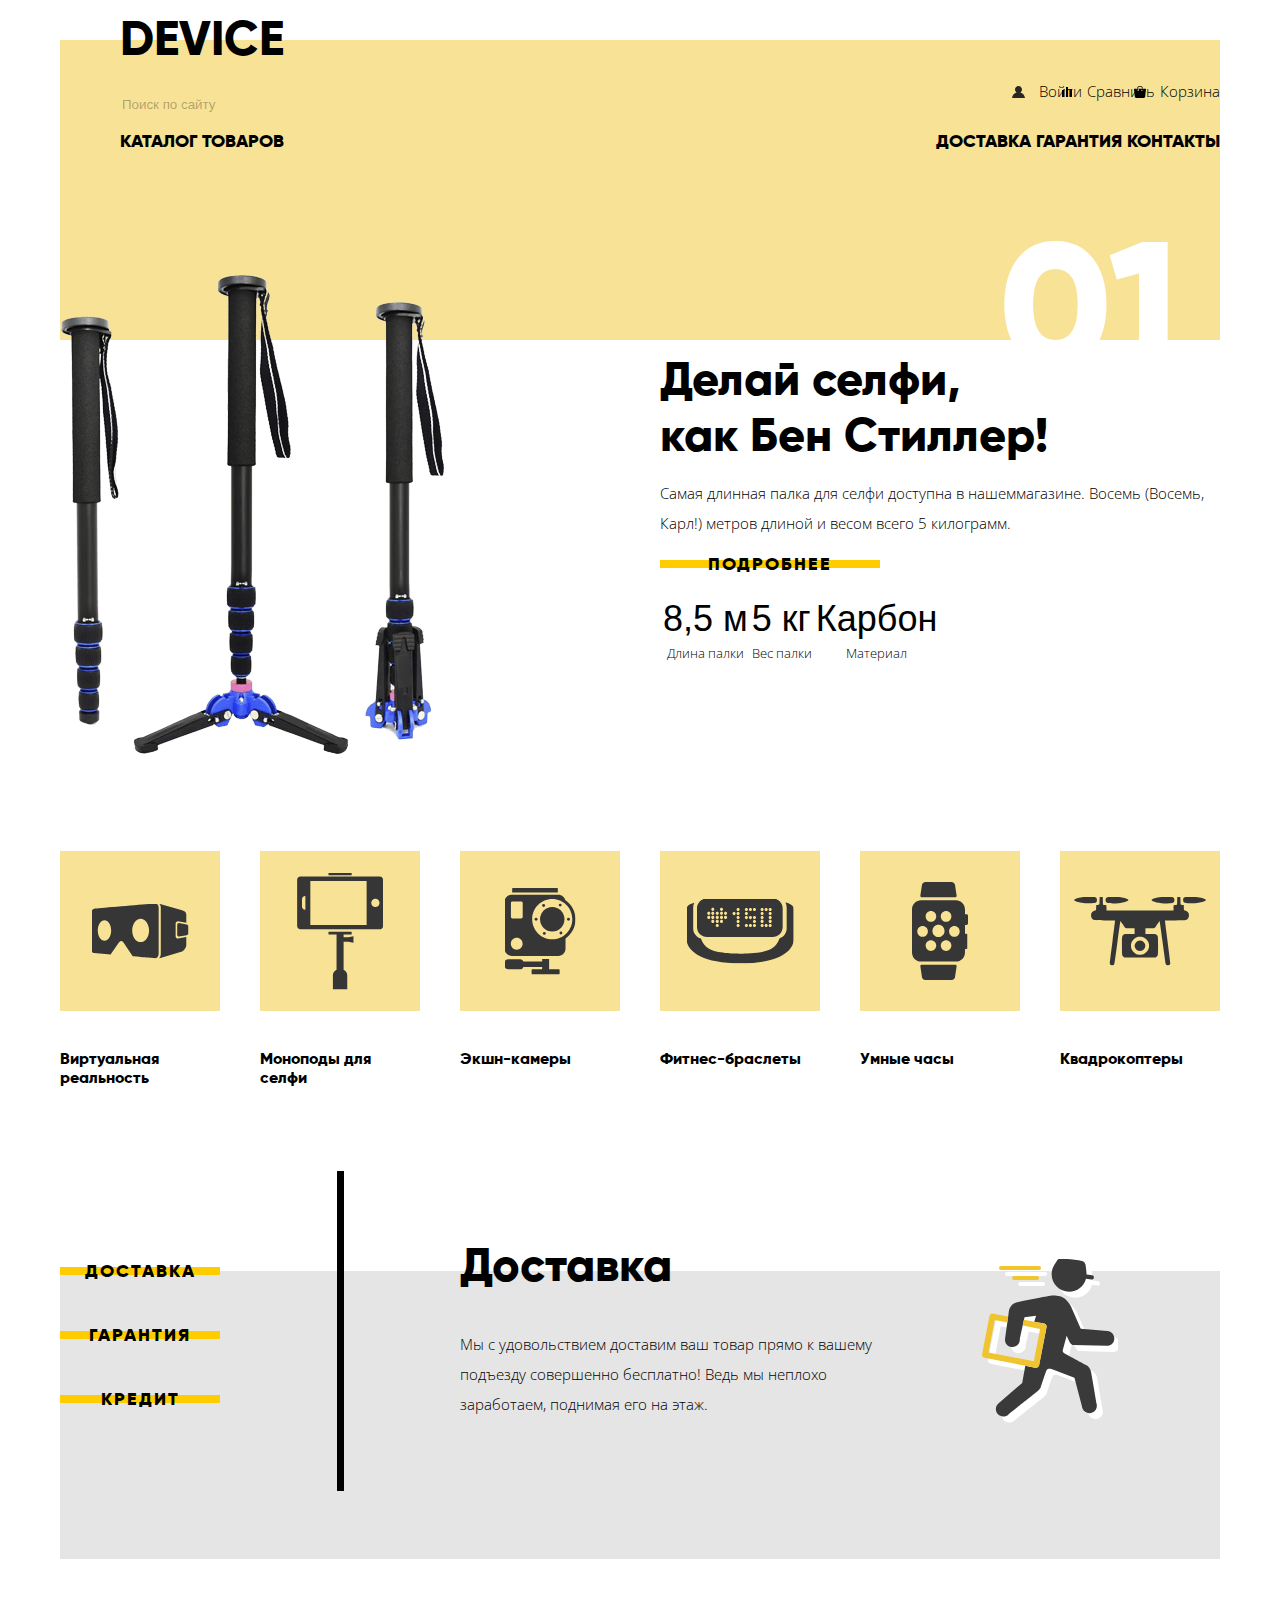
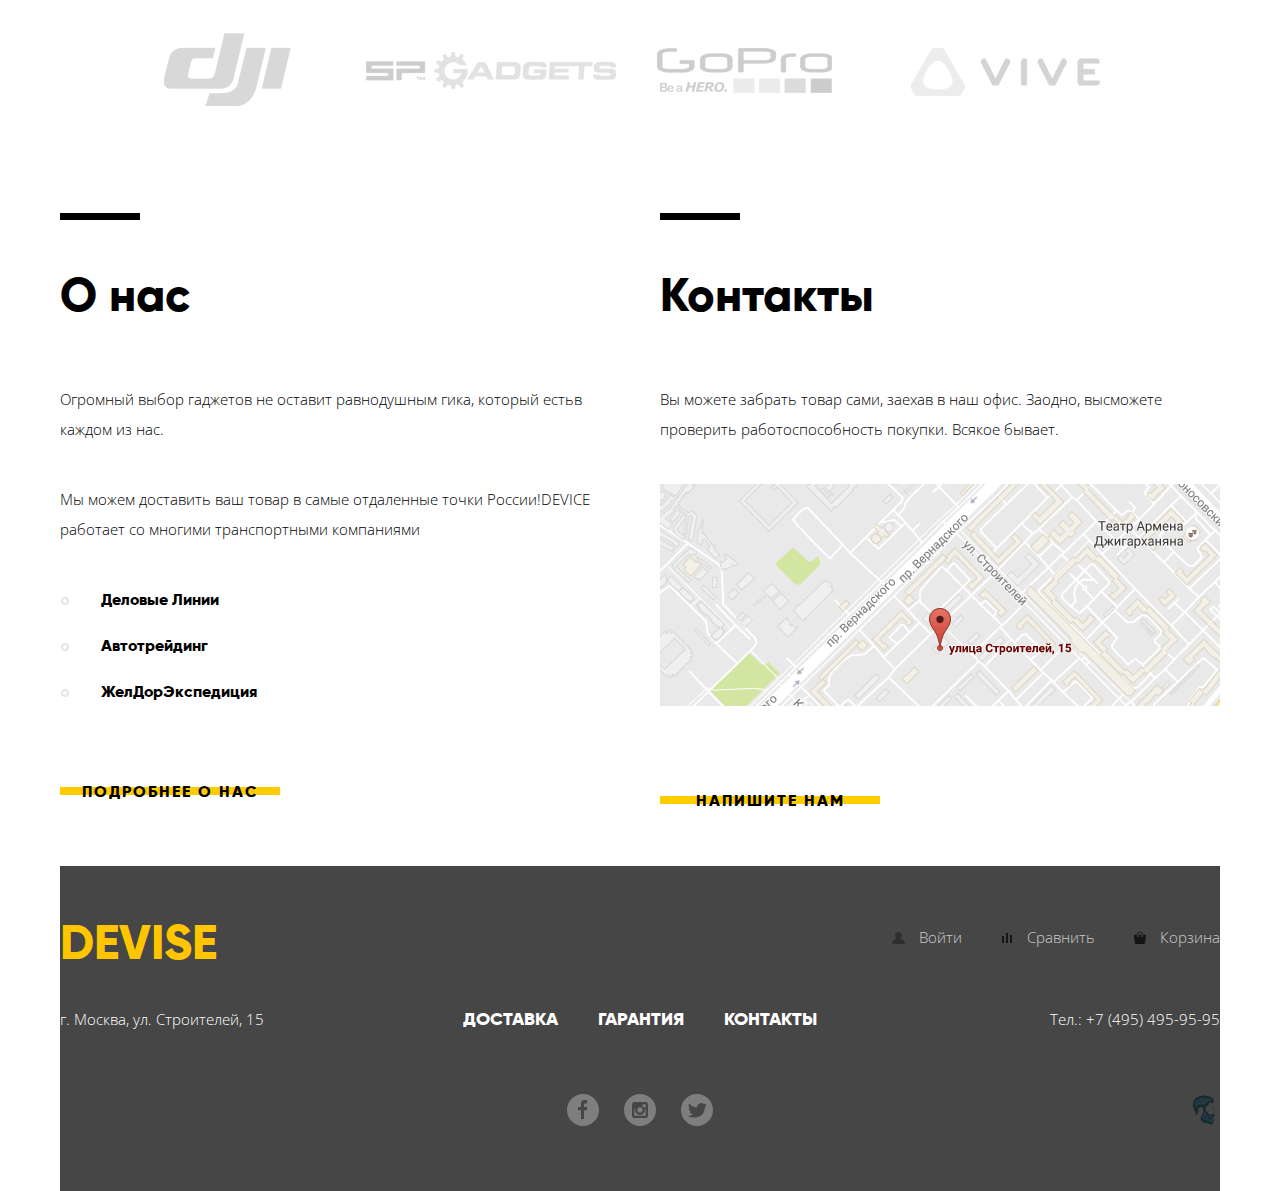
<file: index.html>
<!DOCTYPE html>
<html lang="ru">
<head>
  <meta charset="UTF-8">
  <title>Devise</title>
  <link href="https://fonts.googleapis.com/css?family=Open+Sans:300&display=swap&subset=cyrillic" rel="stylesheet">
  <link rel="stylesheet" type="text/css" href="style.css">
</head>
<body>
  <div style="background-color: #f7e296; width: 1160px; height: 300px; position: absolute; z-index: -1; top: 40px;"></div>
  <!-- что это?) если фон, то лучше его сделать через ::before -->
  <header>
    <h1 id="logo"><a class="logo" href="#">Device</a></h1>
    <!-- id не нужно, сам лого не по БЭМ -->
    <nav class="header-navigation">
      <h2 class="hidden">Навигация</h2>
      <section class="header-navigation__user">
        <h3 class="hidden">Пользотельская навигация</h3>
        <form class="search-form" action="#">
            <input class="search__input"
                   type="search"
                   placeholder="Поиск по сайту"><!--
            --><input class="search__button"
                   type="submit"
                   value="Найти">
        </form>
        <ul class="header-navigation__user-list">
          <li class="header-navigation__user-item        
                     header-navigation__user-item__login">
            <!-- здесь и далее ошибка) не может быть двух элементов в одном. используй миксы https://ru.bem.info/methodology/key-concepts/#Миксы -->
            <a href="#">Войти</a>
            <!-- header-navigation__link -->
          </li>
          <li class="header-navigation__user-item        
                     header-navigation__user-item__compare">
            <a href="#">Сравнить</a>
          </li>
          <li class="header-navigation__user-item        
                     header-navigation__user-item__cart">
            <a href="#">Корзина</a>
          </li>
        </ul>
      </section>
      <section class="header-navigation__site">
        <h3 class="hidden">Навигация по сайту</h3>
        <ul class="header-navigation__site__goods-list">
          <li class="header-navigation__goods-item
                      header-navigation__goods-item__catalog">
            <a href="#">Каталог товаров</a>
            <ul class="header-navigation__catalog-list">
              <div class="catalog-item_column">
                <li class="header-navigation__catalog-item">
                  <a href="#">Виртуальная реальность</a>
                </li>
                <li class="header-navigation__catalog-item">
                  <a href="#">Моноподы для селфи</a>
                </li>
                <li class="header-navigation__catalog-item">
                  <a href="#">Экшн-камеры</a>
                </li>
              </div><!--
              --><div class="catalog-item_column">
                <li class="header-navigation__catalog-item">
                  <a href="#">Фитнес-браслеты</a>
                </li>
                <li class="header-navigation__catalog-item">
                  <a href="#">Умные часы</a>
                </li>
              </div><!--
              -->
              <!-- а эти комменты случайность?) -->
              <div class="catalog-item_column">
                <li class="header-navigation__catalog-item">
                  <a href="#">Квадрокоптеры</a>
                </li>
              </div>
            </ul>
          </li>
        </ul>
        <ul class="header-navigation__site__services-list">
          <li class="header-navigation__services-item
                      header-navigation__services-item__delivery">
            <a href="#">Доставка</a>
          </li>
          <li class="header-navigation__services-item
                      header-navigation__services-item__warranty">
            <a href="#">Гарантия</a>
          </li>
          <li class="header-navigation__services-item
                      header-navigation__services-item__contacts">
            <a href="#">Контакты</a>
          </li>
        </ul>
      </section>
    </nav>
  </header>
  <main>
    <div class="slider-promo">
      <h2 class="hidden">Лучшие товары</h2>
      <!--<input type="radio" name="slide-number" value="1" id="slide-1" checked>
      <input type="radio" name="slide-number" value="2" id="slide-2">
      <input type="radio" name="slide-number" value="3" id="slide-3">-->
      <article class="slider-promo__good 
                      slider-promo__good-1">

          <h3 class="good__number"><span class="hidden">Товар</span>01</h3>
          <!-- а где объявляется блок good? -->
        <div class="column column-left">
          <section class="slider-promo__good__image">
            <h4 class="hidden">Изображение товара</h4>
            <a href="#"><img src="img/slider/slider-1.png" alt="#"></a>
          </section>
        </div>
        <div class="column column-right">
          <section class="slider-promo__good__description">
            <h4 class="hidden">Описание товара</h4>
            <b>Делай селфи,<br>
              как Бен Стиллер!</b>
            <p>Самая длинная палка для селфи доступна в нашеммагазине. 
              Восемь (Восемь, Карл!) метров длиной и весом всего 5 килограмм.</p>
            <a class="button" href="#">Подробнее</a>
            <table class="slider-promo__good__feature">
              <caption class="hidden">Характеристики</caption>
              <!-- в проде ни разу не видел caption -->
              <tr>
              <!-- классы -->
                <td>8,5 м</td>
                <td>5 кг</td>
                <td>Карбон</td>
              </tr>
              <tr>
                <th>Длина палки</th>
                <th>Вес палки</th>
                <th>Материал</th>
              </tr>
            </table>
          </section>
        </div>
      </article>
      <article class="slider-promo__good 
                      slider-promo__good-2">
        <!-- испльзуй модификаторы -->
        <h3 class="good__number"><span class="hidden">Товар</span>02</h3>
        <div class="column column-left">
          <section class="slider-promo__good__image">
            <h4 class="hidden">Изображение товара</h4>
            <a href="#"><img src="img/slider/slider-2.png" alt="#"></a>
          </section>
        </div>
        <section class="slider-promo__good__description">
          <h4 class="hidden">Описание товара</h4>
          <b>Худеем
            правильно!</b>
          <p>Мотивирующие фитнес-браслеты помогут найти в себесилы
            не пропускать занятия и соблюдать диету.</p>
          <a class="button" href="#">Подробнее</a>
          <p class="slider-promo__good__feature">
            <b>48 часов</b><br>
            <!-- лучше тут в спан и жирность через стили -->
            <span>Без подзарядки</span>
          </p>
        </section>
      </article>
      <article class="slider-promo__good 
                      slider-promo__good-3">
        <h3 class="good__number"><span class="hidden">Товар</span>03</h3>
        <div class="colum-left">
          <section class="slider-promo__good__image">
            <h4 class="hidden">Изображение товара</h4>
            <a href="#"><img src="img/slider/slider-3.png" alt="#"></a>
          </section>
        </div>
        <div class="column column-right">
          <section class="slider-promo__good__description">
            <h4 class="hidden">Описание товара</h4>
            <b>Порхает как бабочка,
              жалит как пчела!</b>
            <p>Этот обычный, на первый взгляд, квадрокоптер оснащен
              мощным лазером, замаскированным под стандартную камеру</p>
            <a class="button" href="#">Подробнее</a>
            <table class="slider-promo__good__feature">
              <caption class="hidden">Характеристики</caption>
              <tr>
                <td>800 м</td>
                <td>50 м</td>
              </tr>
              <tr>
                <th>Дальность полёта</th>
                <th>Радиус поражения</th>
              </tr>
            </table>
          </section>
        </div>
      </article>
      <!-- 100% тут блоки надо немного иначе расположить, чтобы работало как надо, но это я пока для наглядности так поставил. Потом бы разобрался) -->
    </div>
    <section class="catalog-categories">
      <h2 class="hidden">Категории товаров</h2>
      <ul class="catalog-categories__list">
        <li class="catalog-categories__item">
          <a href="#">
            <figure>
              <div class="item-img_bg-color"><img src="img/icons/categories/1_virtual-reality.svg" alt="#"></div>
              <!-- тут div не нужен -->
              <figcaption class="item__name">Виртуальная реальность</figcaption>
            </figure>
          </a>
        </li>
        <li class="catalog-categories__item">
          <a href="#">
            <figure>
              <div class="item-img_bg-color"><img src="img/icons/categories/2_monopods.svg" alt="#"></div>
              <figcaption class="item__name">Моноподы для селфи</figcaption>
            </figure>
          </a>
        </li>
        <li class="catalog-categories__item">
          <a href="#">
            <figure>
              <div class="item-img_bg-color"><img src="img/icons/categories/3_cameras.svg" alt="#"></div>
              <figcaption class="item__name">Экшн-камеры</figcaption>
            </figure>
          </a>
        </li>
        <li class="catalog-categories__item">
          <a href="#">
            <figure>
              <div class="item-img_bg-color"><img src="img/icons/categories/4_fitness-bracelet.svg" alt="#"></div>
              <figcaption class="item__name">Фитнес-браслеты</figcaption>
            </figure>
          </a>
        </li>
        <li class="catalog-categories__item">
          <a href="#">
            <figure>
              <div class="item-img_bg-color"><img src="img/icons/categories/5_watches.svg" alt="#"></div>
              <figcaption class="item__name">Умные часы</figcaption>
            </figure>
          </a>
        </li>
        <li class="catalog-categories__item">
          <a href="#">
            <figure>
              <div class="item-img_bg-color"><img src="img/icons/categories/6_quadrocopters.svg" alt="#"></div>
              <figcaption class="item__name">Квадрокоптеры</figcaption>
            </figure>
          </a>
        </li>
      </ul>
      <!-- Тут надо немного со структурой понять, чтобы оформлять это было удобно, т.к. ссылкой должнна быть и надпись, и картинка, а у картинки есть фон, а сама она полупрозрачная -->
    </section>
    <section class="services">
      <h2 class="hidden">Услуги</h2>
      <div class="column-left">
        <ul class="services__list">
          <li class="services__item"><button class="button" focus>Доставка</button></li>
          <li class="services__item"><button class="button">Гарантия</button></li>
          <li class="services__item"><button class="button">Кредит</button></li>
        </ul>
      </div>
      <div class="column-right">
        <section class="services__description
                        services__description__delivery">
          <h3>Доставка</h3>
          <p>Мы с удовольствием доставим ваш товар прямо к вашему подъезду совершенно бесплатно! Ведь мы неплохо заработаем, поднимая его на этаж.</p>
        </section>
        <section class="services__description
                        services__description__warranty">
          <h3>Гарантия</h3>
          <p>Если из-за возгорания купленного у нас товара у вас сгорит дом — не переживайте, мы выдадим вам новый. 
          Товар, не дом, конечно же.</p>
        </section>
        <section class="services__description
                        services__description__credit">
          <h3>Кредит</h3>
          <p>Залезть в долговую яму стало проще! Кредитные консультанты подберут для вас наиболее выгодные условия кредита. Выгодные для нашего банка, разумеется.</p>
        </section>
      </div>
      <div class="bg-color-services"></div>
      <!-- опять же begore -->
    </section>
    <section class="brands">
      <h2 class="hidden">Бренды</h2>
      <ul class="brands__list">
        <li class="brands__item"><img src="img/parthers/dji-_1.png" alt="DJi"></li><!--
        --><li class="brands__item"><img src="img/parthers/sp-ggts_2.png" alt="SPGadgets"></li><!--
        --><li class="brands__item"><img src="img/parthers/go-pro_3.png" alt="GoPro"></li><!--
        --><li class="brands__item"><img src="img/parthers/vive_4.png" alt="Vive"></li>
      </ul>
    </section>
    <div class="main-container">
    <!-- main-container? -->
        <section class="about-us column colum-left">
        <!-- about-us--left проще тогда модификаторы использовать -->
          <h3>О нас</h3>
            <p>Огромный выбор гаджетов не оставит равнодушным гика, который естьв каждом из нас.</p>
            <p>Мы можем доставить ваш товар в самые отдаленные точки России!DEVICE работает со многими
            транспортными
            компаниями</p>
          <ul class="about-us__partners-delivery">
            <!-- тут можно было просто about-us__list -->
            <li>Деловые Линии</li>
            <li>Автотрейдинг</li>
            <li>ЖелДорЭкспедиция</li>
          </ul>
          <a class="button" href="#">Подробнее о нас</a>
        </section>
        <section class="contacts column column-right">
          <h3>Контакты</h3>
            <p>Вы можете забрать товар сами, заехав в наш офис. Заодно, высможете проверить работоспособность
            покупки.
            Всякое бывает.</p>
          <img src="img/map.png" alt="г. Москва, ул. Строителей, 15">
          <a class="button" href="#">Напишите нам</a>
        </section>
    </div>
  </main>
  <footer>
    <div class="container footer-navigation">
      <section class="footer-navigation__user">
        <h3 class="hidden">Нижняя навигация пользователя</h3>
        <a href="#logo"><b class="logo">Devise</b></a>
        <!-- b? да ещё и с классом. просто класс на a и жирность через стили -->
        <ul class="footer-navigation__user-list">
          <li class="footer-navigation__user-item
                     footer-navigation__user-item__login">
            <a href="#">Войти</a>
          </li><!--
          --><li class="footer-navigation__user-item 
                     footer-navigation__user-item__compare">
            <a href="#">Сравнить</a>
          </li><!--
          --><li class="footer-navigation__user-item
                     footer-navigation__user-item__cart">
            <a href="#">Корзина</a>
          </li>
        </ul>
      </section>
      <section class="footer-navigation__site">
        <h3 class="hidden">Нижная новигация по сайту</h3>
        <p>г. Москва, ул. Строителей, 15</p>
        <ul class="footer-navigation__site-list">
          <!-- почему именно site? -->
            <li class="footer-navigation__site-item"><a href="#">Доставка</a></li><!--
            --><li class="footer-navigation__site-item"><a href="#">Гарантия</a></li><!--
            --><li class="footer-navigation__site-item"><a href="#">Контакты</a></li>
        </ul>
        <p class="footer-navigation__phone">Тел.: +7 (495) 495-95-95</p>
      </section>
      <section class="social">
        <h3 class="hidden">Социальные сети и вебстудия</h3>
        <ul class="social__list">
          <li class="social__item">
            <a class="social__link social__link_fb" href="#" aria-label="Facebook"></a>
          </li><!--
          --><li class="social__item">
            <a class="social__link social__link_inst" href="#" aria-label="Instagram"></a>
          </li><!--
          --><li class="social__item">
            <a class="social__link social__link_twtr" href="#" aria-label="Twitter"></a>
          </li>
        </ul>
        <a class="social__studio" href="https://vk.com/azarte" aria-label="Логотип сайтодела"></a>
      </section>
    </div>
  </footer>
</body>
</html>
</file>
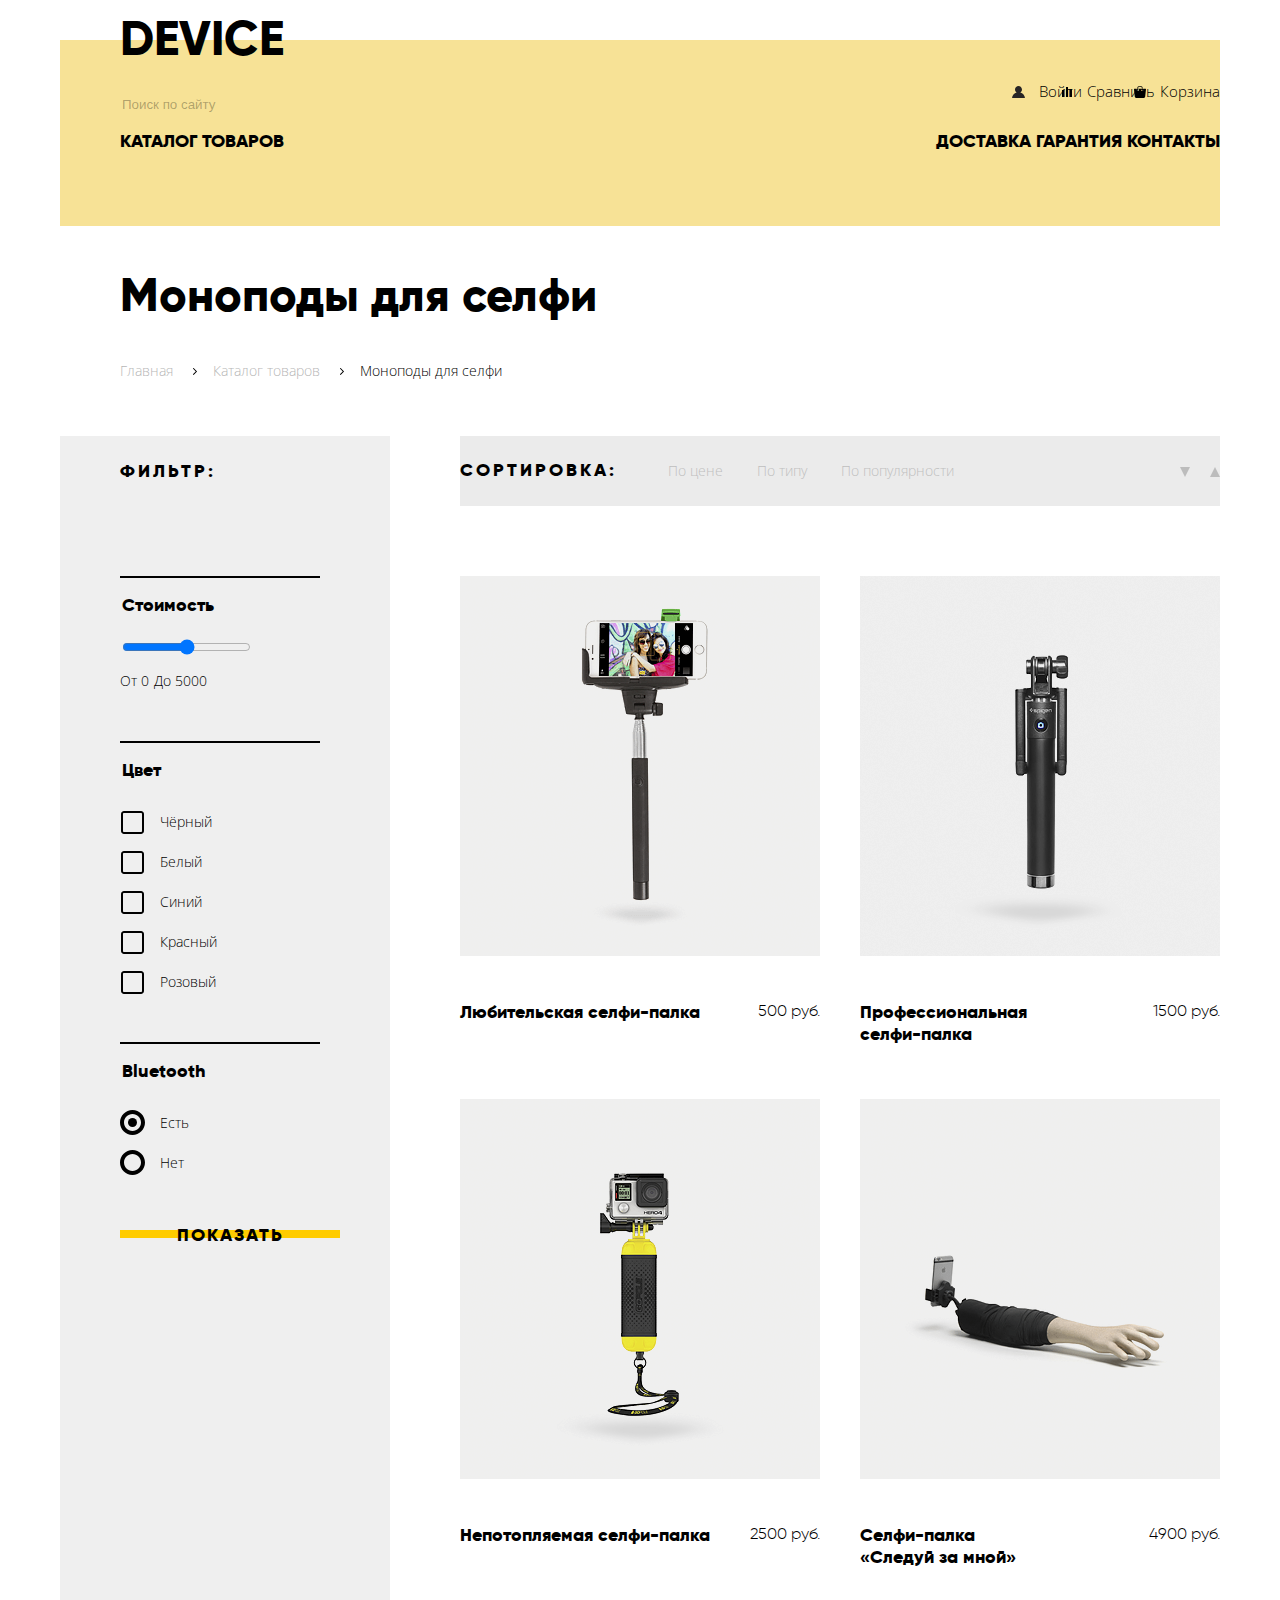
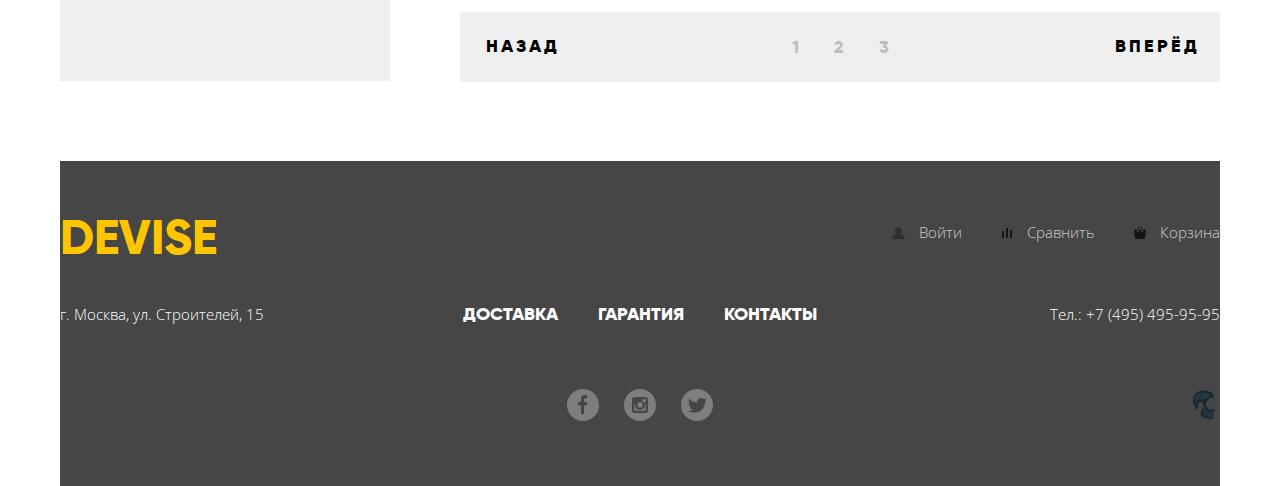
<file: catalog.html>
<!DOCTYPE html>
<html lang="ru">
<head>
  <meta charset="UTF-8">
  <title>Devise</title>
  <link href="https://fonts.googleapis.com/css?family=Open+Sans:300&display=swap&subset=cyrillic" rel="stylesheet">
  <link rel="stylesheet" type="text/css" href="style.css">
</head>
<body>
  <header>
    <h1 id="logo"><a class="logo" href="#">Device</a></h1>
    <nav class="header-navigation">
      <h2 class="hidden">Навигация</h2>
      <section class="header-navigation__user">
        <h3 class="hidden">Пользотельская навигация</h3>
        <form class="search-form" action="#">
            <input class="search__input"
                   type="search"
                   placeholder="Поиск по сайту"><!--
            --><input class="search__button"
                   type="submit"
                   value="Найти">
        </form>
        <ul class="header-navigation__user-list">
          <li class="header-navigation__user-item        
                     header-navigation__user-item__login">
            <a href="#">Войти</a>
          </li>
          <li class="header-navigation__user-item        
                     header-navigation__user-item__compare">
            <a href="#">Сравнить</a>
          </li>
          <li class="header-navigation__user-item        
                     header-navigation__user-item__cart">
            <a href="#">Корзина</a>
          </li>
        </ul>
      </section>
      <section class="header-navigation__site">
        <h3 class="hidden">Навигация по сайту</h3>
        <ul class="header-navigation__site__goods-list">
          <li class="header-navigation__goods-item
                      header-navigation__goods-item__catalog">
            <a href="#">Каталог товаров</a>
            <ul class="header-navigation__catalog-list">
              <div class="catalog-item_column">
                <li class="header-navigation__catalog-item">
                  <a href="#">Виртуальная реальность</a>
                </li>
                <li class="header-navigation__catalog-item">
                  <a href="#">Моноподы для селфи</a>
                </li>
                <li class="header-navigation__catalog-item">
                  <a href="#">Экшн-камеры</a>
                </li>
              </div><!--
              --><div class="catalog-item_column">
                <li class="header-navigation__catalog-item">
                  <a href="#">Фитнес-браслеты</a>
                </li>
                <li class="header-navigation__catalog-item">
                  <a href="#">Умные часы</a>
                </li>
              </div><!--
              --><div class="catalog-item_column">
                <li class="header-navigation__catalog-item">
                  <a href="#">Квадрокоптеры</a>
                </li>
              </div>
            </ul>
          </li>
        </ul>
        <ul class="header-navigation__site__services-list">
          <li class="header-navigation__services-item
                      header-navigation__services-item__delivery">
            <a href="#">Доставка</a>
          </li>
          <li class="header-navigation__services-item
                      header-navigation__services-item__warranty">
            <a href="#">Гарантия</a>
          </li>
          <li class="header-navigation__services-item
                      header-navigation__services-item__contacts">
            <a href="#">Контакты</a>
          </li>
        </ul>
      </section>
    </nav>
  </header>
  <main class="catalog" style="height: 1410px; margin-bottom: 80px;">
    <!-- инлайновые стили -->
    <div class="catalog-nav">
      <h2>Моноподы для селфи</h2>
      <ul class="catalog-nav__list">
        <li class="catalog-nav__item"><a href="#">Главная</a></li><!--
        --><li class="catalog-nav__item"><a href="#">Каталог товаров</a></li><!--
        --><li class="catalog-nav__item">Моноподы для селфи</li>
      </ul>
    </div>
    <div class="catalog-filtres column-left">
      <!-- это сайдбар -->
      <form class="filters__form">
        <fieldset class="filtres">
          <legend class="filtres__name">Фильтр:</legend>
          <fieldset class="filter 
                           filter__price">
            <!-- модификаторы -->
            <legend class="filter__name">Стоимость</legend>
            <input type="range">
            <ul class="price__list">
              <li class="price__item">От 0</li>
              <li class="price__item">До 5000</li>
            </ul>
          </fieldset>
          <fieldset class="filter 
                           filter__color">
            <legend class="filter__name">Цвет</legend>
            <ul class="color__list">
              <li class="color__item">
                <label>
                  <input class="hidden color__input"
                         type="checkbox" 
                         name="color" 
                         value="Чёрный"><span class="color__label">Чёрный</span>
                </label>
              </li>
              <li class="color__item">
                <label>
                  <input class="hidden color__input"
                         type="checkbox" 
                         name="color" 
                         value="Blue"><span class="color__label">Белый</span>
                </label>
              </li>
              <li class="color__item">
                <label>
                  <input class="hidden color__input"
                         type="checkbox" 
                         name="color" 
                         value="White"><span class="color__label">Синий</span>
                </label>
              </li>
              <li class="color__item">
                <label>
                  <input class="hidden color__input"
                         type="checkbox" 
                         name="color" 
                         value="Red"><span class="color__label">Красный</span>
                </label>
              </li>
              <li class="color__item">
                <label>
                  <input class="hidden color__input"
                         type="checkbox" 
                         name="color" 
                         value="Pink"><span class="color__label">Розовый</span>
                </label>
              </li>
            </ul>
          </fieldset>
          <fieldset class="filter
                           filter__bluetooth">
            <legend class="filter__name">Bluetooth</legend>
            <ul class="bluetooth__list">
              <li class="bluetooth__item">
                <label>
                  <input class="hidden bluetooth__input"
                         name="Bluetooth" 
                         type="radio" 
                         value="Yes" checked><span class="bluetooth__label">Есть</span>
                </label>
              </li>
              <li class="bluetooth__item">
                <label>
                  <input class="hidden bluetooth__input"
                         name="Bluetooth" 
                         type="radio" 
                         value="No"><span class="bluetooth__label">Нет</span>
                </label>
              </li>
            </ul>
          </fieldset>
          <label>
            <input class="hidden" 
                   type="submit"><span class="button">Показать</span>
          </label>
          <!-- что тут происходит?) -->
        </fieldset>
      </form>
    </div>
    <div class="goods-catalog column-right">
      <div class="goods-catalog__sort-type">
        <span class="filtres__name">Сортировка:</span><!--
        --><ul class="sort-type__list">
          <li class="sort-type__item"><a href="#">По цене</a></li>
          <li class="sort-type__item"><a href="#">По типу</a></li>
          <li class="sort-type__item"><a href="#">По популярности</a></li>
        </ul>
        <div class="sort-type__sort-arrow">
          <a class="sort-type__to-increase" href=""></a><!--
          --><a class="sort-type__to-decrease" href=""></a>
        </div>
      </div>
      <section class="goods">
        <h3 class="hidden">Товары</h3>
        <article class="goods__item">
          <h4 class="hidden">Название товара</h4>
          <a href="#">
            <figure class="goods__item__info">
              <img src="img/catalog/item-1_500.png" alt="#">
              <figcaption>
                <dl class="item__features">
                  <dt>Любительская селфи-палка</dt>
                  <dd>500 руб.</dd>
                </dl>
              </figcaption>
            </figure>
            <div class="good__item_hover">
              <a class="button" href="#">В корзину</a>
              <span><a href="#">Добавить к сравнению</a></span>
              <!-- зачем здесь спан? -->
            </div>
          </a>
        </article><!--
        --><article class="goods__item">
          <h4 class="hidden">Название товара</h4>
          <a href="#">
            <figure class="goods__item__info">
              <img src="img/catalog/item-2_1500.png" alt="#">
              <figcaption>
                <dl class="item__features">
                  <dt>Профессиональная<br> селфи-палка</dt>
                  <dd>1500 руб.</dd>
                </dl>
              </figcaption>
            </figure>
          </a>
          <div class="good__item_hover">
            <a class="button" href="#">В корзину</a>
            <span><a href="#">Добавить к сравнению</a></span>
          </div>
        </article><!--
         --><article class="goods__item">
          <h4 class="hidden">Название товара</h4>
          <a href="#">
            <figure class="goods__item__info">
              <img src="img/catalog/item-3_2500.png" alt="#">
              <figcaption>
                <dl class="item__features">
                  <dt>Непотопляемая селфи-палка</dt>
                  <dd>2500 руб.</dd>
                </dl>
              </figcaption>
            </figure>
          </a>
          <div class="good__item_hover">
            <a class="button" href="#">В корзину</a>
            <span><a href="#">Добавить к сравнению</a></span>
          </div>
        </article><!--
         --><article class="goods__item">
          <h4 class="hidden">Название товара</h4>
          <a href="#">
            <figure class="goods__item__info">
              <img src="img/catalog/item-4_4900.png" alt="#">
              <figcaption>
                <dl class="item__features">
                  <dt>Селфи-палка<br> &laquo;Следуй за мной&raquo;</dt>
                  <dd>4900 руб.</dd>
                </dl>
              </figcaption>
            </figure>
          </a>
          <div class="good__item_hover">
            <a class="button" href="#">В корзину</a>
            <span><a href="#">Добавить к сравнению</a></span>
          </div>
        </article>
      </section>
      <div class="pages">
        <!-- pagination -->
        <a class="pages__scroll pages__scroll__back" href="#"><span>Назад</span></a>
        <ul class="pages__list">
          <li class="pages__item">1</li>
          <li class="pages__item"><a href="#">2</a></li>
          <li class="pages__item"><a href="#">3</a></li>
        </ul>
        <a class="pages__scroll pages__scroll__forward" href="#"><span>Вперёд</span></a>
      </div>
    </div>
  </main>
  <footer>
    <div class="container footer-navigation">
      <section class="footer-navigation__user">
        <h3 class="hidden">Нижняя навигация пользователя</h3>
        <a href="#logo"><b class="logo">Devise</b></a>
        <ul class="footer-navigation__user-list">
          <li class="footer-navigation__user-item
                     footer-navigation__user-item__login">
            <a href="#">Войти</a>
          </li><!--
          --><li class="footer-navigation__user-item 
                     footer-navigation__user-item__compare">
            <a href="#">Сравнить</a>
          </li><!--
          --><li class="footer-navigation__user-item
                     footer-navigation__user-item__cart">
            <a href="#">Корзина</a>
          </li>
        </ul>
      </section>
      <section class="footer-navigation__site">
        <h3 class="hidden">Нижная новигация по сайту</h3>
        <p>г. Москва, ул. Строителей, 15</p>
        <ul class="footer-navigation__site-list">
            <li class="footer-navigation__site-item"><a href="#">Доставка</a></li><!--
            --><li class="footer-navigation__site-item"><a href="#">Гарантия</a></li><!--
            --><li class="footer-navigation__site-item"><a href="#">Контакты</a></li>
        </ul>
        <p class="footer-navigation__phone">Тел.: +7 (495) 495-95-95</p>
      </section>
      <section class="social">
        <h3 class="hidden">Социальные сети и вебстудия</h3>
        <ul class="social__list">
          <li class="social__item">
            <a class="social__link social__link_fb" href="#" aria-label="Facebook"></a>
          </li><!--
          --><li class="social__item">
            <a class="social__link social__link_inst" href="#" aria-label="Instagram"></a>
          </li><!--
          --><li class="social__item">
            <a class="social__link social__link_twtr" href="#" aria-label="Twitter"></a>
          </li>
        </ul>
        <a class="social__studio" href="https://vk.com/azarte" aria-label="Логотип сайтодела"></a>
      </section>
    </div>
  </footer>
</body>
</html>
</file>
<file: style.css>
/* normalize.css */
@font-face {
  font-family: 'Gilroy ExtraBold';
  src: url(fonts/gilroyextrabold.woff2) format('woff2');
  font-weight: 800;
  font-style: normal;
}

@font-face {
  font-family: 'Gilroy';
  src: url(fonts/gilroylight.woff2) format('woff2');
  font-weight: 300;
  font-style: normal;
}

* {
 -webkit-box-sizing: border-box;
    -moz-box-sizing: border-box;
         box-sizing: border-box;
}

*:focus {outline: none;}

body {
  font-family: 'Gilroy ExtraBold', Helvetica, Arial, sans-serif;
  font-size: 18px;
  font-weight: 800;
  padding: 0;
  margin: 0 auto;
  width: 1160px;
}

a {text-decoration: none;}
h1, h2, h3, h4, b, dl, dd {margin: 0; padding: 0;}
/* единообразие, всё с новых строк */
.hidden {
  position: absolute;
  width: 1px;
  height: 1px;
  margin: -1px;
  padding: 0;
  overflow: hidden;
  border: 0;
  clip: rect(0 0 0 0)
}

.column-left {float: left;}
.column-right {float: right;}
.column {width: 560px;}
.main-container {margin-bottom: 80px; height: 580px; padding-top: 60px;}
/* внешние отступы делаешь margin, внутренние padding. что-то одно в данном случае */
.container.footer-navigation {padding: 60px 0; height: 325px;}
/* зачем здесь container? */

/*КНОПКА*/

button {all: unset;}

.button {
  text-transform: uppercase;
  letter-spacing: 2px;
  position: relative;
  width: 220px;
  height: 40px;
  display: block;
  color: rgb(0, 0, 0);
  text-align: center;
  z-index: 0;
}

.button::after {
  content: "";
  position: absolute;
  display: block;
  background-color: rgba(255, 204, 0);
  width: 220px;
  height: 8px;
  bottom: 25px;
  z-index: -1;
}

button.button::after {bottom: 16px;}

.button:hover::after,
.button:focus::after  {
  height: 40px;
  bottom: 7px;
}

button.button:hover::after,
button.button:focus::after {
  bottom: -2px;
}
/* достаточно класса */

.button:active {color: rgba(0, 0, 0, 0.3);}

/*КНОПКА В СЕРВИСАХ*/
.services__item .button, 
.services__item .button::after {width: 160px;}
/* а можно было просто .services__btn */

.services__item .button:active {color: rgb(247, 225, 132);}
.services__item .button:active::after {
  width: 278px;
  background-color: black;
}

/*КНОПКА В О НАС И КОНТАКТЫ*/
.main-container .button {font-size: 16px;}
.main-container .button::after {bottom: 27px;}
.main-container .button:hover::after, .main-container .button:focus::after {bottom: 10px;}

/*КНОПКА В ТОВАРАХ*/
.good__item_hover .button {width: 100%;}
.good__item_hover .button::after {left: 66px;}
/* что-то совсем не то с названием класса */

/*ИКОНКИ В МЕНЮ ПОЛЬЗОВАТЕЛЯ*/

.header-navigation__user-item a,
.footer-navigation__user-item a {position: relative;}

.header-navigation__user-item a::before,
.footer-navigation__user-item a::before {
  content: "";
  position: absolute;
  display: block;
  height: 13px;
  width: 13px;
  top: 4px;
  left: -27px;
  background-repeat: no-repeat;
  background-position: center;
}

.header-navigation__user-item__login a::before,
.footer-navigation__user-item__login a::before {background-image: url(img/icons/user-menu/login.svg);}

.header-navigation__user-item__compare a::before,
.footer-navigation__user-item__compare a::before {background-image: url(img/icons/user-menu/compare.svg);}

.header-navigation__user-item__cart a::before,
.footer-navigation__user-item__cart a::before {background-image: url(img/icons/user-menu/cart.svg);}

/*\\\\\\\\\\\\\\\\\\\\\\\\\\\\\\\\\\\\\\\\\\\\\\\\\\\\\\\\\\\\*/

/*.bg-color-header {
  background-color: #f7e296;
  width: 1160px;
  height: 300px;
  position: absolute;
  z-index: -1;
  top: 40px;
}*/

/*ШАПКА*/

header {
  margin-top: 40px;
  margin-bottom: 45px;
  padding-top: 40px;
  padding-left: 60px;
  width: 1160px;
  height: 186px;
  background-color: #f7e296;
  position: relative;
}
/* .header */
header a{
  text-transform: uppercase;
  color: black;
}
/* а точно всем "a"?) */
header a:hover,
header a:focus {opacity: 0.6;}
header a:active {opacity: 0.3;} 

header ul {
list-style: none;
padding: 0;
margin: 0;
}

#logo,
.logo {
  font-size: 48px;
  line-height: 34px;
}
/* чтоб наверняка?) id лишний */
#logo {position: absolute; top: -18px}

.header-navigation__user,
.header-navigation__site {height: 50px; pa}
.search-form,
.header-navigation__user-list, 
.header-navigation__site__goods-list,
.header-navigation__site__services-list {display: inline-block;}

.search-form,
.header-navigation__site__goods-list {float: left;}

.header-navigation__user-list,
.header-navigation__site__services-list {float: right;}

.header-navigation__user-item,
.header-navigation__services-item {
  display: inline;
}

.header-navigation__user-list a{
  font-family: "Open Sans", Arial, Helvetica, sans-serif;
  font-weight: 300;
  text-transform: none;
  font-size: 15px;
}

.search__input {
  background-color: transparent;
  border: 0;
  color: rgba(0, 0, 0, 0.3);
  height: 48px;
  width: 356px;
}
.search__input::-webkit-input-placeholder {color: rgba(0, 0, 0, 0.3);} 
.search__input::-moz-placeholder {color: rgba(0, 0, 0, 0.3);}

.search__input:hover {color: rgba(0, 0, 0, 0.6);}
.search__input:hover::-moz-placeholder {color: rgba(0, 0, 0, 0.6);}
.search__input:hover::-webkit-input-placeholder {color: rgba(0, 0, 0, 0.6);}

.search__input:focus {border-bottom: 2px solid black;}

.search__button {
  margin-left: 0;
  background-color: transparent;
  border: 2px solid black;
  padding: 15px;
  height: 50px;
  color: black;
  display: none;
}

.search__input:focus + .search__button {display: inline-block;}

.search__button:hover {
  background-color: black;
  color: rgba(255, 255, 255, 1);
}

.search__button:active,
.search__button:focus {
  outline: none;
  color: rgba(255, 255, 255, 0.3);}

.header-navigation__catalog-list {
  display: none;
  width: 1160px;
  height: 187px;
  position: absolute;
  left: 0;
  background-color: #f7e296;
  z-index: 1;
  padding-top: 30px;
  padding-left: 60px;
}

.catalog-item_column {
  display: inline-block;
  width: 180px;
  height: 100px;
  vertical-align: top;
  margin: 0;
  margin-right: 55px;
}

.catalog-item_column:nth-last-of-type(2) {width: 125px;}
.catalog-item_column:last-of-type {
  width: 112px;
  margin-right: 0;
}

.header-navigation__catalog-list a{
  font-family: "Open Sans", Arial, Helvetica, sans-serif;
  font-weight: 300;
  text-transform: none;
  font-size: 15px;
  line-height: 36px;
  font-weight: 300;
}

.header-navigation__goods-item__catalog:hover .header-navigation__catalog-list {
  display: block;
}

/*ОСНОВНОЕ СОДЕРЖАНИЕ*/
main {width: 1160px;}

/*СЛАЙДЕР*/

.good__number {
  position: absolute;
  top: -25px;
  right: 40px;
  font-size: 179px;
  line-height: 120px;
  color: white;
  z-index: -1;
}

.slider-promo__good {
  height: inherit;
  position: relative;

}
.slider-promo__good-2,
.slider-promo__good-3 {
  display: none;
}
.slider-promo__good__description {  padding-top: 80px;}
.slider-promo__good__description b {
  font-size: 47px;
  line-height: 56px;
  width: 395px;
}

.slider-promo__good__description p {
  font-family: "Open Sans", Arial, Helvetica, sans-serif;
  font-size: 15px;
  font-weight: 300;
  line-height: 30px;
  font-weight: 300;
}

.slider-promo__good__feature b,
.slider-promo__good__feature tr {
  font-family: 'Giltoy', Helvetica, Arial, sans-serif;
  font-weight: 300;
  font-size: 36px;
}

.slider-promo__good__feature th,
.slider-promo__good__feature span {
  font-family: "Open Sans", Arial, Helvetica, sans-serif;
  font-size: 13px;
  font-weight: 300;
}

.slider-promo {
  width: 100%;
  height: 500px;
  margin-bottom: 80px;
}

/*КАТЕГОРИИ ТОВАРОВ*/

.catalog-categories__list {
  list-style: none;
  height: 240px;
  margin: 0;
  padding: 0;
}
/* а если элементов будет больше? на 500px? */

.catalog-categories__item {
  display: block;
  float: left;
  padding: 0;
  margin: 0;
  width: 160px;
  height: 240px;
  margin-right: 40px;
}

.catalog-categories__item:last-of-type {margin-right: 0;}

.catalog-categories__item a {color: black;}
/* единообразие в обозначении цветов */
.catalog-categories__item figure{
  padding: 0;
  margin: 0;
  width: 160px;
  height: 240px;
}
/* фикс. высота */
.catalog-categories__item figcaption {
  background-color: white;
  height: 80px;
  text-align: left;
  font-size: 16px;
  padding-top: 38px;
}

.item-img_bg-color {
  width: 160px;
  height: 160px;
  background-color: #f7e296;
  position: relative;
}

.item-img_bg-color img {
  display: block;
  position: absolute;
  top: 50%;
  left: 50%;
  transform: translate(-50%, -50%);
}

.catalog-categories__item a:hover .item-img_bg-color,
.catalog-categories__item a:focus .item-img_bg-color {
  background-color: #ffc600;
}

.catalog-categories__item a:active .item-img_bg-color img,
.catalog-categories__item a:active figcaption {
  opacity: 0.3;
}

.catalog-categories {margin-bottom: 80px;}

/*СЕРВИСЫ*/

.services {
  width: 100%;
  height: 370px;
  margin-bottom: 80px;
}

.bg-color-services {
  background-color: #e5e5e5;
  width: 100%;
  height: 288px;
  position: relative;
  z-index: -1;
  top: 100px;
}

.services__list {
  width: 284px;
  height: 320px;
  margin: 0;
  padding: 80px 0;
  border-right: 7px solid black;
  list-style: none;
}

.services__item {
  margin-bottom: 24px;
  height: 40px;
  width: 278px;
}

.services__item:last-of-type {margin-bottom: 0;}


.services__description {
  width: 760px; 
  height: 200px;
  margin-top: 70px;
}

.services__description h3 {
font-size: 47px;
line-height: 48px;
margin-bottom: 40px;
}

.services__description p {
  font-family: "Open Sans", Arial, Helvetica, sans-serif;
  font-size: 15px;
  line-height: 30px;
  font-weight: 300;
  width: 435px;
  margin: 0;
}

.services__description::before {
  content: "";
  display: block;
  float: right;
  position: relative;
  width: 200px;
  height: 200px;
  right: 70px;
}

.services__description__delivery::before {
  background-image: url(img/icons/services/1_delivery.svg);
  background-repeat: no-repeat;
  background-position: center;
}

.services__description__warranty::before {
  background-image: url(img/icons/services/2_warranty.svg);
  background-repeat: no-repeat;
  background-position: center;
}

.services__description__credit::before {
  background-image: url(img/icons/services/3_credit.svg);
  background-repeat: no-repeat;
  background-position: center;
}

.services__description__warranty,
.services__description__credit {display: none;}

/*Бренды*/

.brands__list {
  list-style: none;
}

.brands__item {
  display: inline-block;
  position: relative;
}

.brands__item::before {
  content: "";
  position: absolute;
  top: 0;
  left: 0;
  right: 0;
  bottom: 0;
}

.brands__item:nth-of-type(1):hover::before {background-image: url(img/parthers/dji-_1_hover.png);}
.brands__item:nth-of-type(2):hover::before {background-image: url(img/parthers/sp-ggts_2_hover.png);}
.brands__item:nth-of-type(3):hover::before {background-image: url(img/parthers/go-pro_3_hover.png);}
.brands__item:nth-of-type(4):hover::before {background-image: url(img/parthers/vive_4_hover.png);}

.brands {margin-bottom: 80px;}

/*О НАС И КОНТАКТЫ*/

.about-us, .contacts {display: inline-block; position: relative;}
.about-us h3, .contacts h3 {font-size: 47px; margin-bottom: 60px;}
.about-us p, .contacts p {
  font-family: "Open Sans", Arial, Helvetica, sans-serif;
  font-size: 15px;
  line-height: 30px;
  font-weight: 300;
  margin: 0;
  margin-bottom: 40px;
}

.about-us::before, .contacts::before {
  /* не объединяй так. а если тебе придётся в одном из этих классов что-то поменять? */
  content: "";
  position: absolute;
  display: block;
  width: 80px;
  height: 7px;
  top: -53px;
  background-color: black;
}

.about-us ul {
  list-style: url(img/icons/slider-button.png); 
  margin: 0;
  margin-top: 46px;
  margin-bottom: 81px;
  padding: 0;
  padding-left: 16px;
}

.about-us li {
  font-size: 16px;
  margin: 0;
  padding: 0;
  padding-left: 25px;
  margin-bottom: 27px;
}

.about-us li:last-of-type {margin-bottom: 0;}

.contacts img {margin-bottom: 80px;}


/*КАТАЛОГ*/
.catalog a {color: black;}
.catalog fieldset {margin: 0; padding: 0; border: none}
.catalog ul {list-style: none; margin: 0; padding: 0;}
.catalog form {font-size: 18px; line-height: 24px;}
.filters__form li {
  font-family: "Open Sans", Arial, Helvetica, sans-serif;
  font-size: 14px;
  font-weight: 300;
  line-height: 40px;
}
.goods figure {margin: 0; padding: 0;}

.catalog-nav__item, .sort-type__item, .pages__item, .price__item {display: inline;}
.goods__item {display: inline-block;}

/*ХЛЕБНЫЕ КРОШКИ*/
.catalog-nav {
  width: 1160px;
  padding-left: 60px;
  margin-bottom: 53px;
}
.catalog-nav h2 {
  font-size: 47px;
  line-height: 48px;
  margin-bottom: 40px;
}

.catalog-nav__item a {opacity: 0.3;}
.catalog-nav__item a:hover,
.catalog-nav__item a:focus {opacity: 1;}

.catalog-nav__item a:active {opacity: 0.7;}

.catalog-nav__item {
  font-family: "Open Sans", Arial, Helvetica, sans-serif;
  font-size: 14px;
  font-weight: 300;
  line-height: 24px;
  margin-right: 40px;
  position: relative;
}

.catalog-nav__item:not(:last-of-type)::after {
  content: "";
  position: absolute;
  display: block;
  height: 7px;
  width: 4px;
  top: 7px;
  right: -24px;
  background-image: url(img/icons/nav-arrow.svg);
  background-repeat: no-repeat;
  background-position: center;
}


/*ФИЛЬТРЫ СЛЕВА*/
.catalog-filtres { 
  height: 1245px;
  padding-left: 60px;
  background-color: #efefef;
}

.filtres__name {
  display: inline-block;
  height: 70px;
  width: 270px;
  text-transform: uppercase;
  letter-spacing: 3px;
  padding: 0;
  padding-top: 23px;
  margin-bottom: 70px;
  text-align: left;
  /*background-color: #dbdbdb;*/
}

fieldset.filter {
  display: block;
  width: 200px;
  position: relative;
  padding-top: 15px;
  border-top: 2px solid black;
  margin-bottom: 40px;
}

legend.filter__name {
  display: block; 
  float:left; 
  width: 200px;
  margin-bottom: 20px;
}

.color__item label, .bluetooth__item label {padding-left: 40px;}

.color__label, .bluetooth__label {position: relative;}

.color__label::after,
.bluetooth__label::after {
  content: "";
  position: absolute;
  display: block;
  left: -40px;
  width: 25px;
  height: 25px;
  background-repeat: no-repeat;
  background-position: center;
}

.color__label::after {
  top: -2px;
  background-image: url(img/icons/filtres/checkbox-off.svg);
}

.bluetooth__label::after {
  top: -3px;
  background-image: url(img/icons/filtres/radio-off.svg);}


.color__input:checked + .color__label::after  {
  width: 27px;
  left: -39px;
  background-image: url(img/icons/filtres/checkbox-on.svg);
  background-repeat: no-repeat;
  background-position: center;;
}

.bluetooth__input:checked + .bluetooth__label::after {background-image: url(img/icons/filtres/radio-on.svg);}


.goods-catalog {
  width: 830px; 
  padding-left: 70px;
  background-color: white;
  position: relative;
}


/*ФИЛЬТРЫ В ЦЕНТРЕ*/
.goods-catalog__sort-type {
  height: 70px;
  background-color: #ebebeb;
  margin-bottom: 70px;
}
.goods-catalog .filtres__name {
  width: 153px;
  margin-bottom: 0;
  margin-right: 55px;
}

.sort-type__list {

  display: inline-block;
  font-family: "Open Sans", Arial, Helvetica, sans-serif;
  font-size: 14px;
  font-weight: 300;
  line-height: 18px;
}

.sort-type__item a {opacity: 0.2;}
.sort-type__item a:hover {opacity: 0.4;}
.sort-type__item a:active {opacity: 1;}

.sort-type__item {margin-right: 30px;}

.sort-type__sort-arrow {position: absolute; right: 0; top: 24px;}

.sort-type__to-increase {
  display: inline-block;
  opacity: 0.2;
  width: 0;
  height: 0;
  margin-right: 20px;
  border-left: 5px solid transparent;
  border-right: 5px solid transparent;
  border-top: 10px solid black;
}

.sort-type__to-decrease {
  display: inline-block;
  opacity: 0.2;
  width: 0; 
  height: 0;
  border-left: 5px solid transparent;
  border-right: 5px solid transparent;
  border-bottom: 10px solid black;
}

.sort-type__to-increase:hover,
.sort-type__to-decrease:hover {opacity: 0.4;}

.sort-type__to-increase:active,
.sort-type__to-decrease:active {opacity: 1;}

/*ТОВАРЫ*/
.goods {margin-bottom: 40px;}
.goods__item:nth-of-type(2n+1) {margin-right: 40px;}
.goods__item:nth-of-type(1),
.goods__item:nth-of-type(2) {margin-bottom: 50px;}

.goods__item {position: relative;}

.good__item_hover {
  position: absolute;
  display: none;
  padding-top: 152px;
  top: 0;
  height: 380px;
  width: 360px;
  background-color: rgba(238, 238, 238, 0.7);
}
.goods__item:hover .good__item_hover {display: block;}

.good__item_hover span {
  display: block;
  opacity: 0.4;
  width: 100%;
  font-family: "Open Sans", Arial, Helvetica, sans-serif;
  font-size: 13px;
  font-weight: 300;
  line-height: 36px;
  text-align: center;
}

.good__item_hover span:hover {opacity: 1;}
.good__item_hover span:active {opacity: 0.2;}

.item__features {
  position: relative;
  height: 48px;
  margin-top: 40px;
}
.item__features dt {
  position: absolute; 
  left: 0
}

.item__features dd {
  position: absolute; 
  right: 0; 
  font-family: 'Gilroy'; 
  font-size: 16px; 
  font-weight: 300;
}


.goods__item__info:hover::after {display: block;}
/*СТРАНИЦЫ*/
.pages {
  height: 70px;
  width: 760px;
  position: relative;
  background-color: #efefef;
}

.pages__scroll, .pages__list {
  display: inline-block;
  position: absolute;
  text-align: center;
}

.pages__scroll {
  padding-top: 23px;
  width: 126px;
  height: inherit;
  text-transform: uppercase;
  letter-spacing: 3px;
}

.pages__scroll__back {left: 0;}
.pages__scroll__forward {right: 0;}

.pages__scroll:hover, 
.pages__scroll:focus {background-color: #d9d9d9;}

.pages__scroll:active span {opacity: 0.3;}

.pages__list {
  top: 50%;
  left: 50%;
  transform: translate(-50%, -50%);
}

.pages__item {
 opacity: 0.2;
 margin-right: 30px;
}
.pages__item:last-of-type {margin-right: 0;}

.pages__item:hover {opacity: 0.4;}
.pages__item:active {opacity: 1;}



/*ПОДВАЛ*/
footer {
  background-color: #464646;
  color: white;
}

footer a {color: white;}

.footer-navigation__user-list a {opacity: 0.7;}
.social__list a {opacity: 0.3;}

footer a:hover,
footer a:focus {opacity: 0.6;}
.footer-navigation__user-list a:hover,
.footer-navigation__user-list a:focus {opacity: 1;}
.social__list a:hover,
.social__list a:focus {opacity: 0,7;}

footer a:active, 
.footer-navigation__user-list a:active {opacity: 0.3;}
.social__list a:active {opacity: 0.1;}

footer .logo {
  text-transform: uppercase;
  color: #ffc600;
}
.footer-navigation__user {margin-bottom: 40px;}
.footer-navigation__user-list a{
  font-family: "Open Sans", Arial, Helvetica, sans-serif;
  font-weight: 300;
  text-transform: none;
  font-size: 15px;
}

.footer-navigation__site-list {text-transform: uppercase;}

.footer-navigation p {
  font-family: "Open Sans", Arial, Helvetica, sans-serif;
  font-size: 15px;
  line-height: 30px;
  font-weight: 300;
  padding: 0;
  margin: 0;
}

.footer-navigation a,
.footer-navigation ul,
.footer-navigation li,
.footer-navigation p {display: inline-block;}

.footer-navigation__user-list, .footer-navigation__phone, .social__studio {float: right;}

.footer-navigation ul {
  list-style: none;
  margin: 0;
  padding: 0;
}

.social {height: 32px;}

.footer-navigation__site {margin-bottom: 60px;}

.footer-navigation__site, .social {position: relative;}

.footer-navigation__site-list,
.social__list {
  position: absolute;
  height: inherit;
  top: 50%;
  left: 50%;
  transform: translate(-50%, -50%);
}

.footer-navigation__user-item:not(:first-of-type) {margin-left: 65px;}
.footer-navigation__site-item:not(:first-of-type) {margin-left: 40px;}
.social__item:not(:first-of-type) {margin-left: 25px;}

.social__link {
  height: 32px;
  width: 32px;
}

.social__link_fb {background: url(img/icons/social/fb.svg) no-repeat center;}

.social__link_inst {background: url(img/icons/social/inst.svg) no-repeat center;}

.social__link_twtr {background: url(img/icons/social/twitter.svg) no-repeat center;}

.social__studio {
  height: 32px;
  width: 32px;
  background: url(img/icons/logo.svg) no-repeat center;
  background-size: cover;
}
</file>
